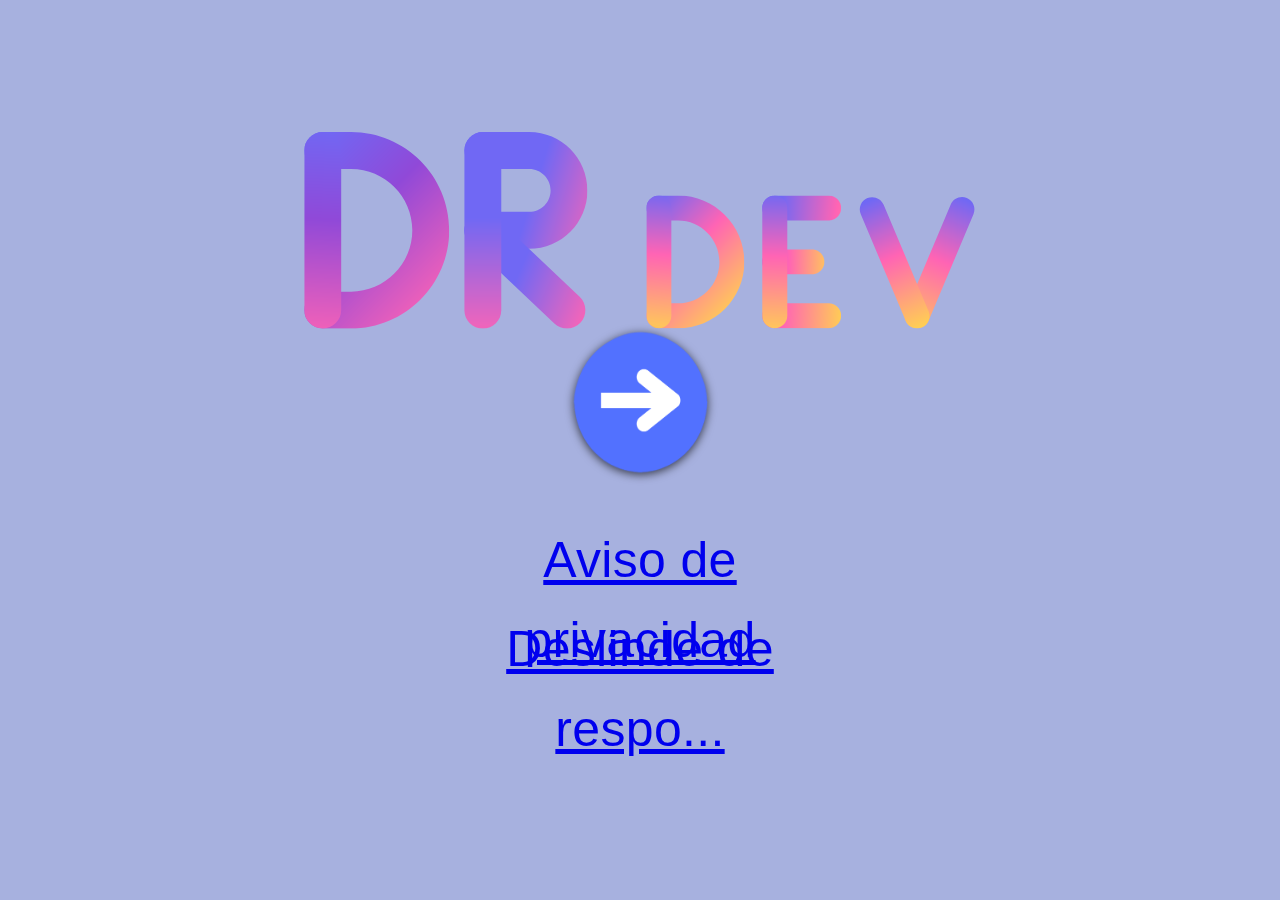
<file: src/index.html>
<!doctype html>
<html lang="en">
  <head>
    <!-- Required meta tags -->
    <meta charset="utf-8">
    <meta name="viewport" content="width=device-width, initial-scale=1">

    <!-- Bootstrap CSS -->
    <link href="https://cdn.jsdelivr.net/npm/bootstrap@5.0.2/dist/css/bootstrap.min.css" rel="stylesheet" integrity="sha384-EVSTQN3/azprG1Anm3QDgpJLIm9Nao0Yz1ztcQTwFspd3yD65VohhpuuCOmLASjC" crossorigin="anonymous">
    <link rel="stylesheet" href="style.css">

    <title>DRdev!</title>
    <link rel="shortcut icon" href="/Images/logo1.4.png" type="image/x-icon">
  </head>

  <body class="index">

    <div class="container">


      <div class="b-entrada">
        <a title="Ingresar" href="/src/home.html"><img src="/Images/Mi proyecto.png" alt="." width = "200" height = "150" /></a>
      </div>
      
      <br>
      <br>
      
      <div class="b-aviso">
        <a href="/src/avisoPage.html" class="btn btn-info" aria-current="page">Aviso de privacidad</a>
      </div>
<br>
      <br>
      <div class="b-deslinde">
        <a href="/src/desPage.html" class="btn btn-info" aria-current="page">Deslinde de respo...</a>
      </div>
    </div>

    <!-- Option 1: Bootstrap Bundle with Popper -->
    <script src="https://cdn.jsdelivr.net/npm/bootstrap@5.0.2/dist/js/bootstrap.bundle.min.js" integrity="sha384-MrcW6ZMFYlzcLA8Nl+NtUVF0sA7MsXsP1UyJoMp4YLEuNSfAP+JcXn/tWtIaxVXM" crossorigin="anonymous"></script>
  </body>
</html>
</file>
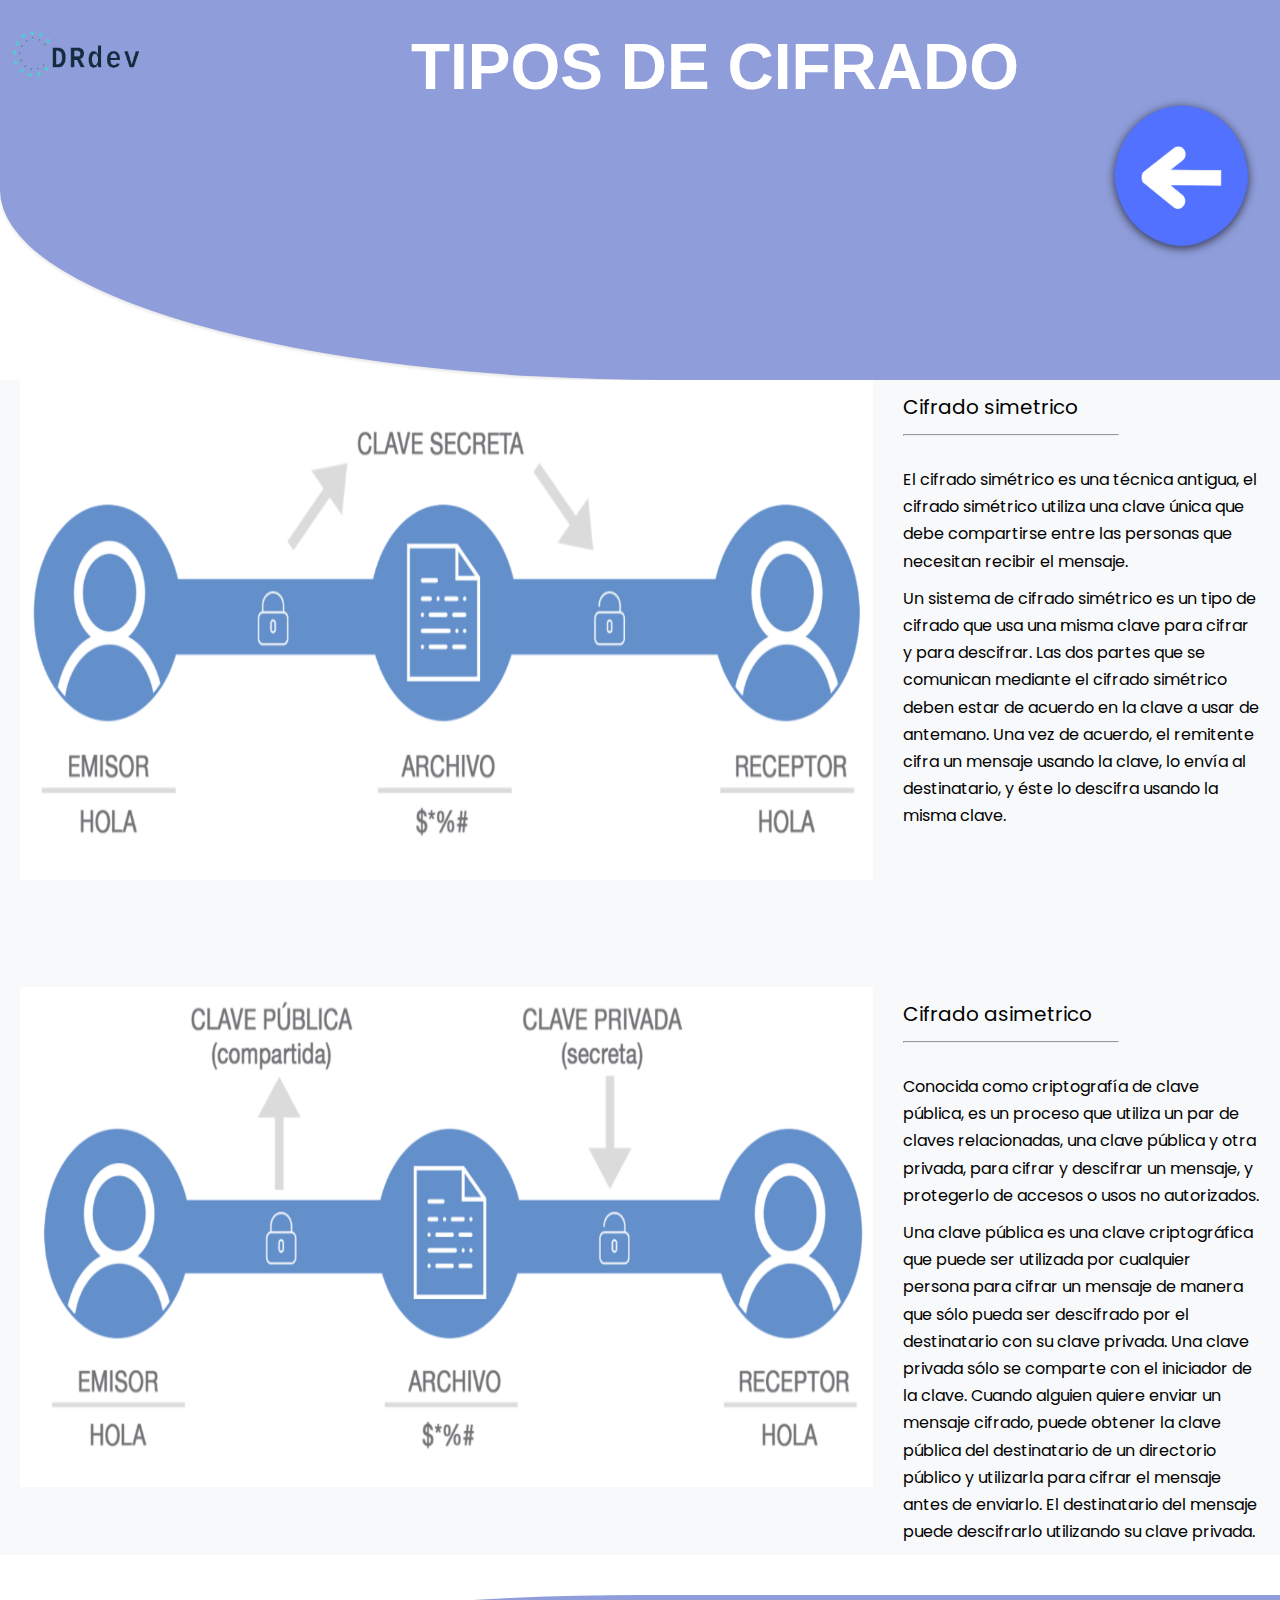
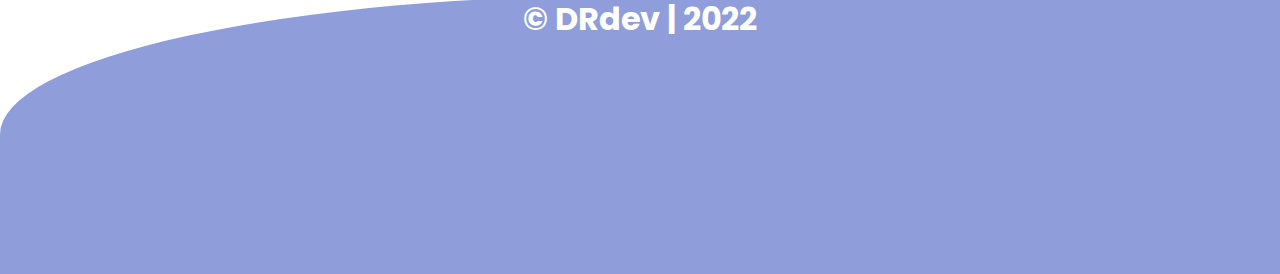
<file: src/Cifrado.html>
<!DOCTYPE html>
<html lang="en">
<head>
    <meta charset="UTF-8">
    <meta http-equiv="X-UA-Compatible" content="IE=edge">
    <meta name="viewport" content="width=device-width, initial-scale=1.0">
    <link rel="stylesheet" href="cifrado.css">
    <link rel='stylesheet' href='https://cdnjs.cloudflare.com/ajax/libs/font-awesome/4.7.0/css/font-awesome.min.css'>
    
    <title>Tipos de cifrado</title>
    <link rel="shortcut icon" href="/Images/logo1.4.png" type="image/x-icon">
</head>
<body>

    <header>
        <div class="logo">
            <img src="/Images/logo1.4.png" alt="">
        </div>
        
          <nav>
            <h2>Tipos de cifrado</h2>
                <a class="regresar" title="Regresar" href="/src/home.html"><img src="/Images/Cifrado/regresar.png" alt="." width = "200" height = "150" /></a>
              
              
              
          </nav>
          
        
  </header>

    <div id="info">
        <div class="container">
            
            <div class="info-row">
                <div class="info-row-image">
                    <img class="image" src="/Images/Cifrado/simetrico.png" alt="" >
                </div>
                <div class="info-row-text">
                    
                    <p class="large">Cifrado simetrico</p>
                    <hr />
                    <p>
                        El cifrado simétrico es una técnica antigua, el cifrado simétrico utiliza una clave única que debe compartirse 
                        entre las personas que necesitan recibir el mensaje.
                        
                    </p>
                    <p>
                        Un sistema de cifrado simétrico es un tipo de cifrado que usa una misma clave para cifrar y para descifrar. 
                        Las dos partes que se comunican mediante el cifrado simétrico deben estar de acuerdo en la clave a usar de antemano. 
                        Una vez de acuerdo, el remitente cifra un mensaje usando la clave, lo envía al destinatario, y éste lo descifra usando la misma clave.
                    </p>
                </div>
            </div>

<br><br>
<br><br>

            <div class="info-row">
                <div class="info-row-image">
                    <img class="image" src="/Images/Cifrado/asimetrica.png" alt="" >
                </div>
                <div class="info-row-text">
                    
                    <p class="large">Cifrado asimetrico</p>
                    <hr />
                    <p>
                        Conocida como criptografía de clave pública, es un proceso que utiliza un par de claves relacionadas, 
                        una clave pública y otra privada, para cifrar y descifrar un mensaje, y protegerlo de accesos o usos no autorizados.
                        
                    </p>
                    <p>
                        Una clave pública es una clave criptográfica que puede ser utilizada por cualquier persona para cifrar un mensaje 
                        de manera que sólo pueda ser descifrado por el destinatario con su clave privada. Una clave privada sólo se 
                        comparte con el iniciador de la clave. Cuando alguien quiere enviar un mensaje cifrado, 
                        puede obtener la clave pública del destinatario de un directorio público y utilizarla para cifrar el mensaje antes 
                        de enviarlo. El destinatario del mensaje puede descifrarlo utilizando su clave privada.
                    </p>
                </div>
            </div>

        </div>
    </div>


</body>
<footer class="footer">
    <h2 class="titulo-final">&copy; DRdev | 2022</h2>
        
      
</footer>
</html>
</file>
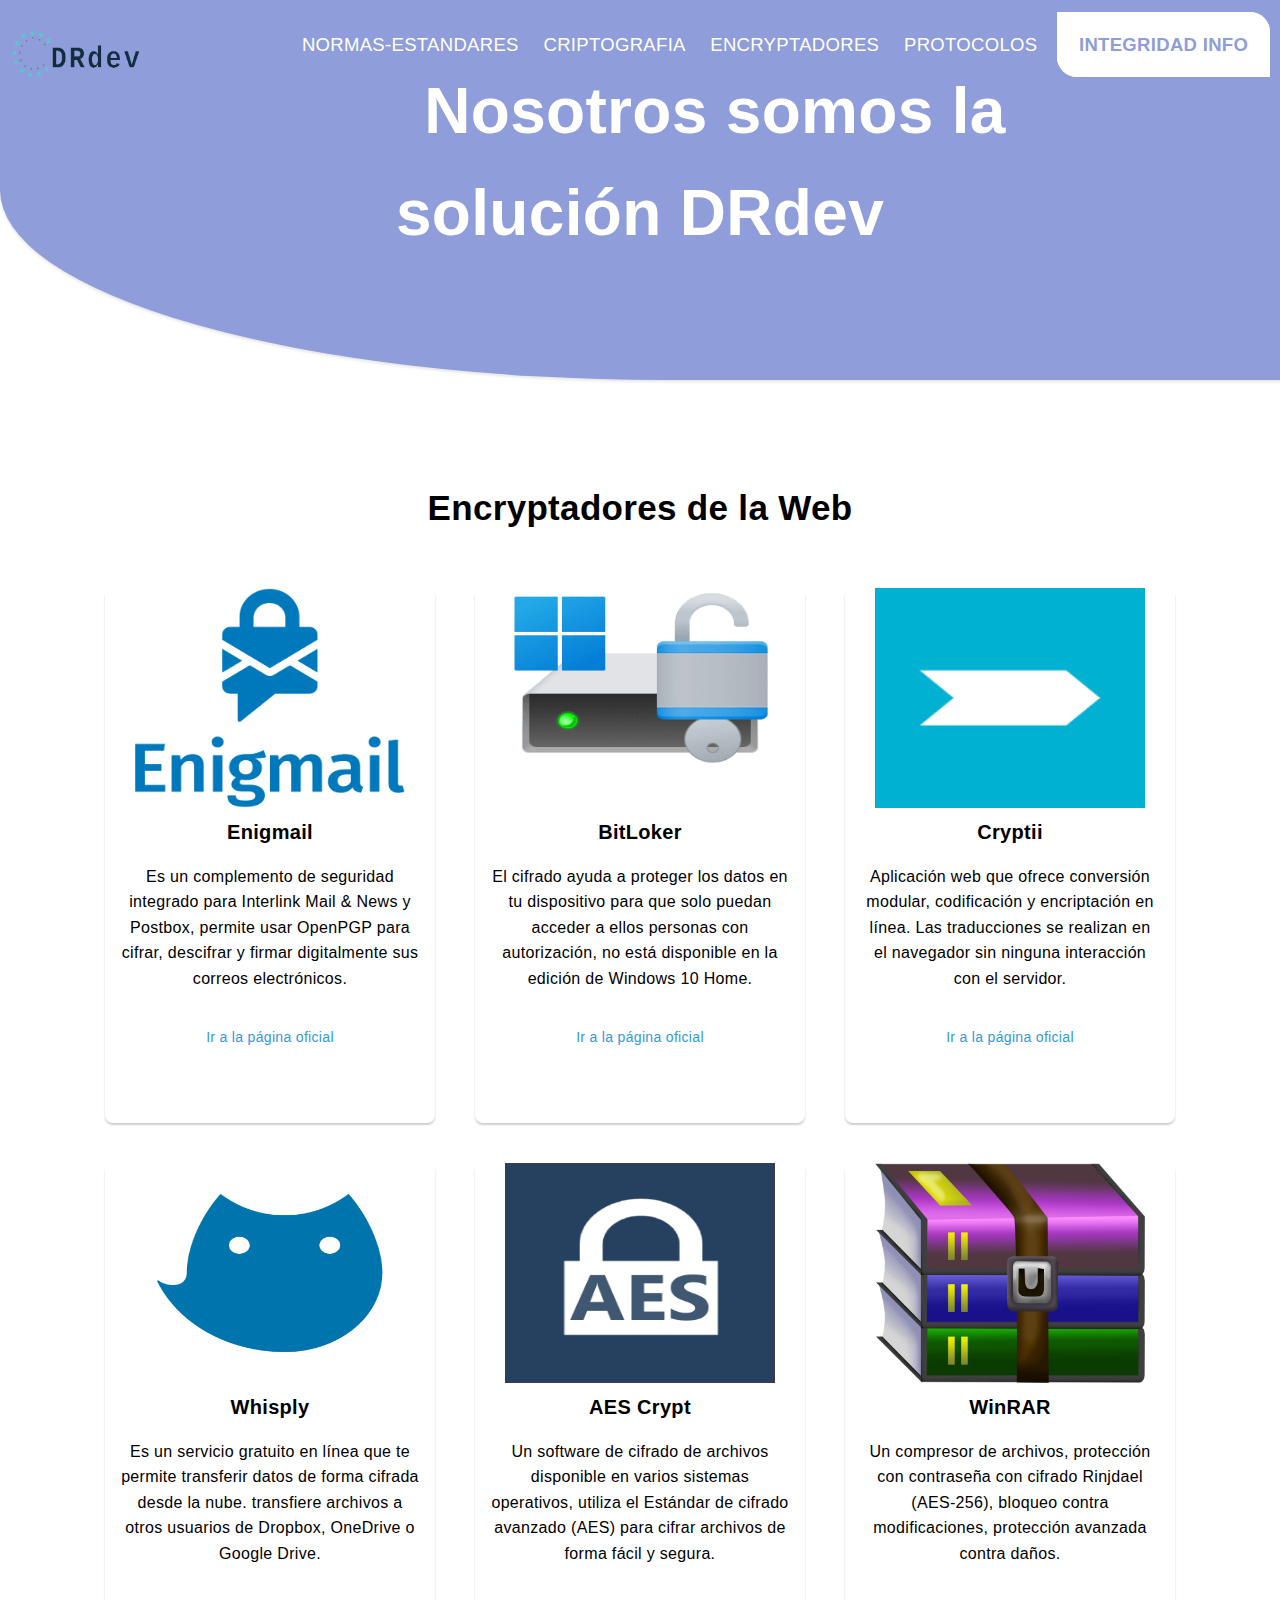
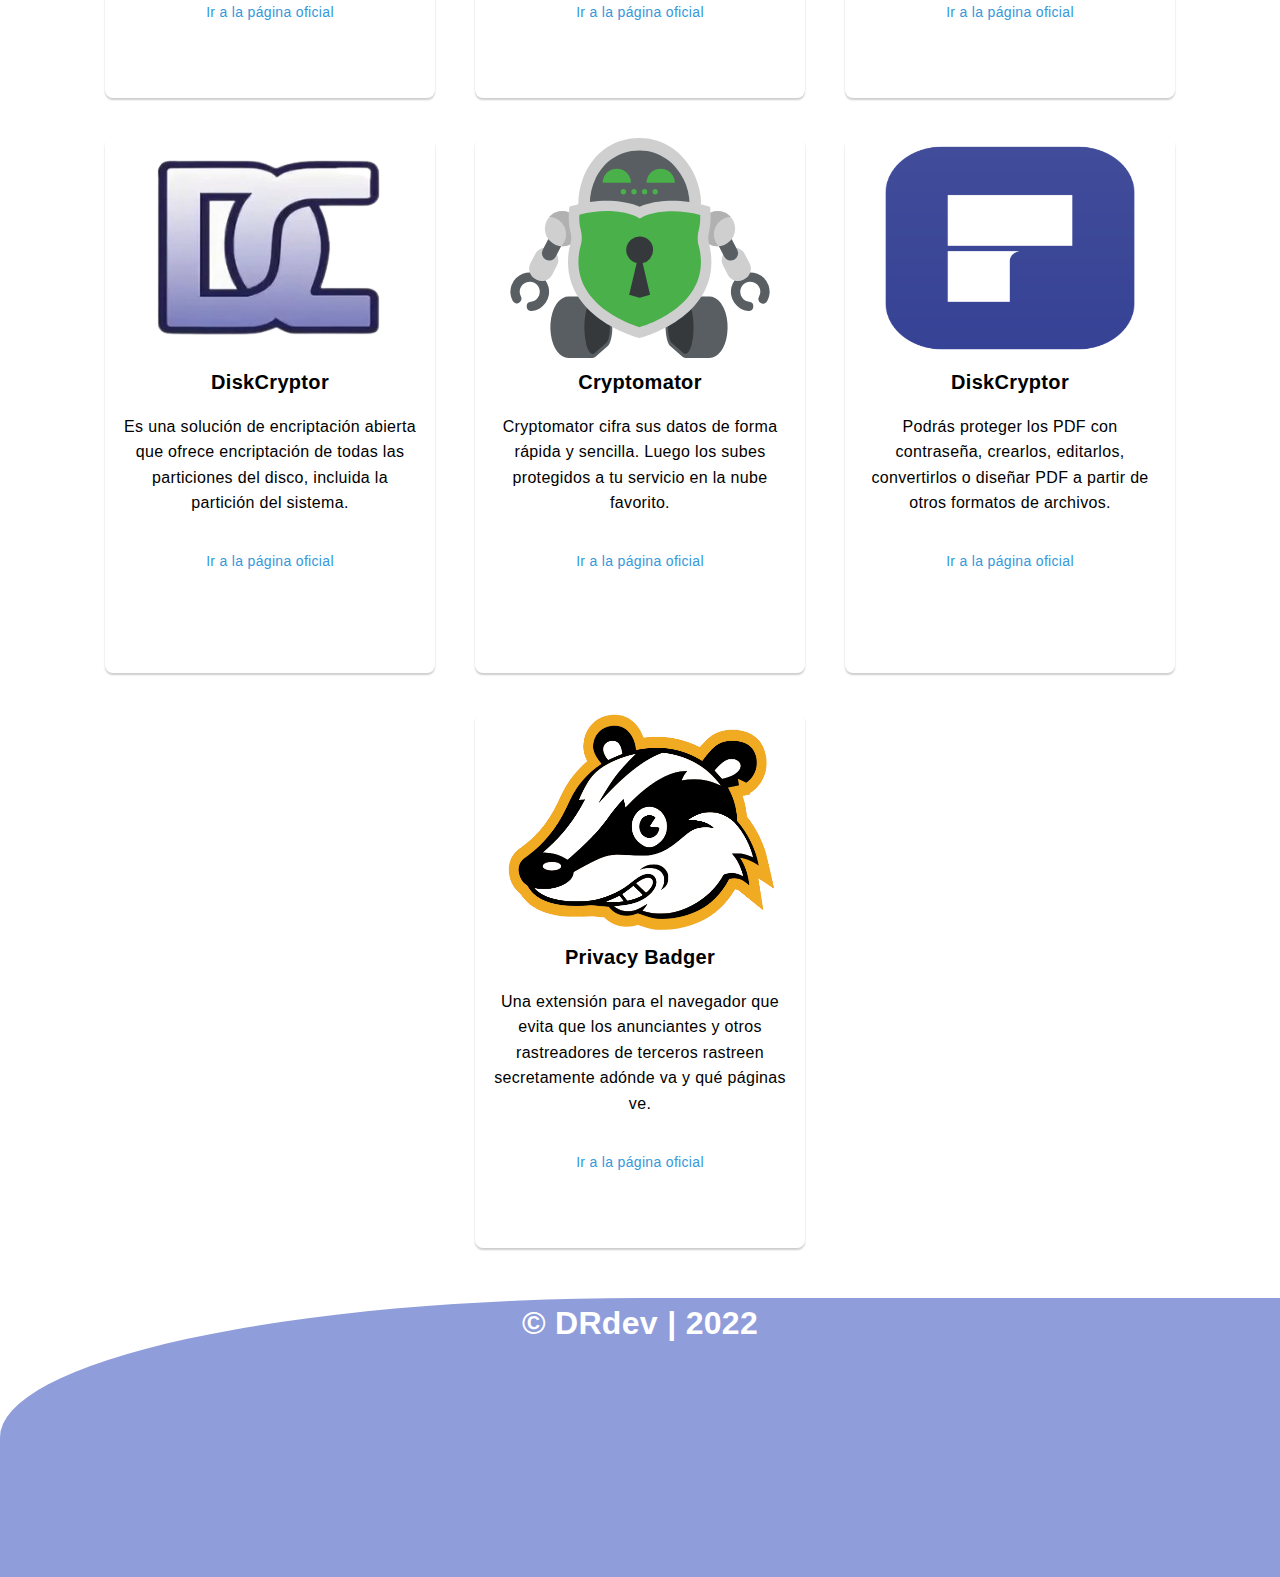
<file: src/home.html>
<!DOCTYPE html>
<html lang="en">

<head>
    <meta charset="UTF-8">
    <meta http-equiv="X-UA-Compatible" content="IE=edge">
    <meta name="viewport" content="width=device-width, initial-scale=1.0">
    <link rel="stylesheet" href="style.css">
    <link rel='stylesheet' href='https://cdnjs.cloudflare.com/ajax/libs/font-awesome/4.7.0/css/font-awesome.min.css'>
    <link href="https://fonts.googleapis.com/css2?family=DM+Serif+Display&family=Dosis:wght@500&family=Neuton:wght@300&family=Open+Sans:ital,wght@1,300;1,700&display=swap"
        rel="stylesheet">
    <title>Apps</title>
    <link rel="shortcut icon" href="/Images/logo1.4.png" type="image/x-icon">
</head>

<body>


    <header>
        <div class="logo">
            <img src="/Images/logo1.4.png" alt="">
        </div>
        <nav>

            <a href="normas.html">NORMAS-ESTANDARES</a>
            <a href="/src/Cifrado.html">CRIPTOGRAFIA </a>
            <a href="#Encriptadores">ENCRYPTADORES</a>
            <a href="/src/Protocolos.html">PROTOCOLOS</a>
            <a class="contacto" href="integridadInformacion.html">INTEGRIDAD INFO</a>
            <h1 class="message">Nosotros somos la<br>solución DRdev</h1>
        </nav>


    </header>

    <main>
        <div class="tema">


            <div>
                <h1 id="Encriptadores" class="title">Encryptadores de la Web</h1>
            </div>

            <div class="container">

                <div class="card">
                    <img src="/Images/Enigmail.png">
                    <h4>Enigmail</h4>
                    <p>Es un complemento de seguridad integrado para Interlink Mail & News y Postbox, permite usar
                        OpenPGP
                        para cifrar, descifrar y firmar digitalmente sus correos electrónicos.</p>
                    <a href="https://enigmail.net/index.php/en/">Ir a la página oficial</a>
                </div>


                <div class="card">
                    <img src="/Images/BitLocker_OS.png">
                    <h4>BitLoker</h4>
                    <p>El cifrado ayuda a proteger los datos en tu dispositivo para que solo puedan acceder a ellos
                        personas
                        con autorización, no está disponible en la edición de Windows 10 Home.</p>
                    <a
                        href="https://support.microsoft.com/es-es/windows/activar-el-cifrado-de-dispositivo-0c453637-bc88-5f74-5105-741561aae838">Ir
                        a la página oficial</a>
                </div>

                <div class="card">
                    <img src="/Images/cryptii.png">
                    <h4>Cryptii</h4>
                    <p>Aplicación web que ofrece conversión modular, codificación y encriptación en línea. Las
                        traducciones
                        se realizan en el navegador sin ninguna interacción con el servidor.</p>
                    <a href="https://cryptii.com/">Ir a la página oficial</a>
                </div>

                <div class="card">
                    <img src="/Images/wisply.png">
                    <h4>Whisply</h4>
                    <p>Es un servicio gratuito en línea que te permite transferir datos de forma cifrada desde la nube.
                        transfiere archivos a otros usuarios de Dropbox, OneDrive o Google Drive.</p>
                    <a href="https://whisp.ly/en?">Ir a la página oficial</a>
                </div>

                <div class="card">
                    <img src="/Images/Crypt.png">
                    <h4>AES Crypt</h4>
                    <p>Un software de cifrado de archivos disponible en varios sistemas operativos, utiliza el Estándar
                        de
                        cifrado avanzado (AES) para cifrar archivos de forma fácil y segura.</p>
                    <a href="https://www.aescrypt.com/">Ir a la página oficial</a>
                </div>

                <div class="card">
                    <img src="/Images/winrar.png">
                    <h4>WinRAR</h4>
                    <p>Un compresor de archivos, protección con contraseña con cifrado Rinjdael (AES-256), bloqueo
                        contra
                        modificaciones, protección avanzada contra daños.</p>
                    <a href="https://www.winrar.es/">Ir a la página oficial</a>
                </div>

                <div class="card">
                    <img src="/Images/diskcryptor.png">
                    <h4>DiskCryptor</h4>
                    <p>Es una solución de encriptación abierta que ofrece encriptación de todas las particiones del
                        disco,
                        incluida la partición del sistema.</p>
                    <a href="https://diskcryptor.org/">Ir a la página oficial</a>
                </div>

                <div class="card">
                    <img src="/Images/cryptomator.svg">
                    <h4>Cryptomator</h4>
                    <p>Cryptomator cifra sus datos de forma rápida y sencilla. Luego los subes protegidos a tu servicio
                        en
                        la nube favorito.</p>
                    <a href="https://cryptomator.org/">Ir a la página oficial</a>
                </div>


                <div class="card">
                    <img src="/Images/pdfelement.png">
                    <h4>DiskCryptor</h4>
                    <p>Podrás proteger los PDF con contraseña, crearlos, editarlos, convertirlos o diseñar PDF a partir
                        de otros formatos de archivos. </p>
                    <a href="https://diskcryptor.org/">Ir a la página oficial</a>
                </div>

                <div class="card">
                    <img src="/Images/privacybadger.svg.png">
                    <h4>Privacy Badger</h4>
                    <p>Una extensión para el navegador que evita que los anunciantes y otros rastreadores de terceros
                        rastreen secretamente adónde va y qué páginas ve.</p>
                    <a href="https://cryptomator.org/">Ir a la página oficial</a>
                </div>

            </div>

        </div>
    </main>



    <footer class="footer">
        <h2 class="titulo-final">&copy; DRdev | 2022</h2>

     
    </footer>


</body>

</html>
</file>
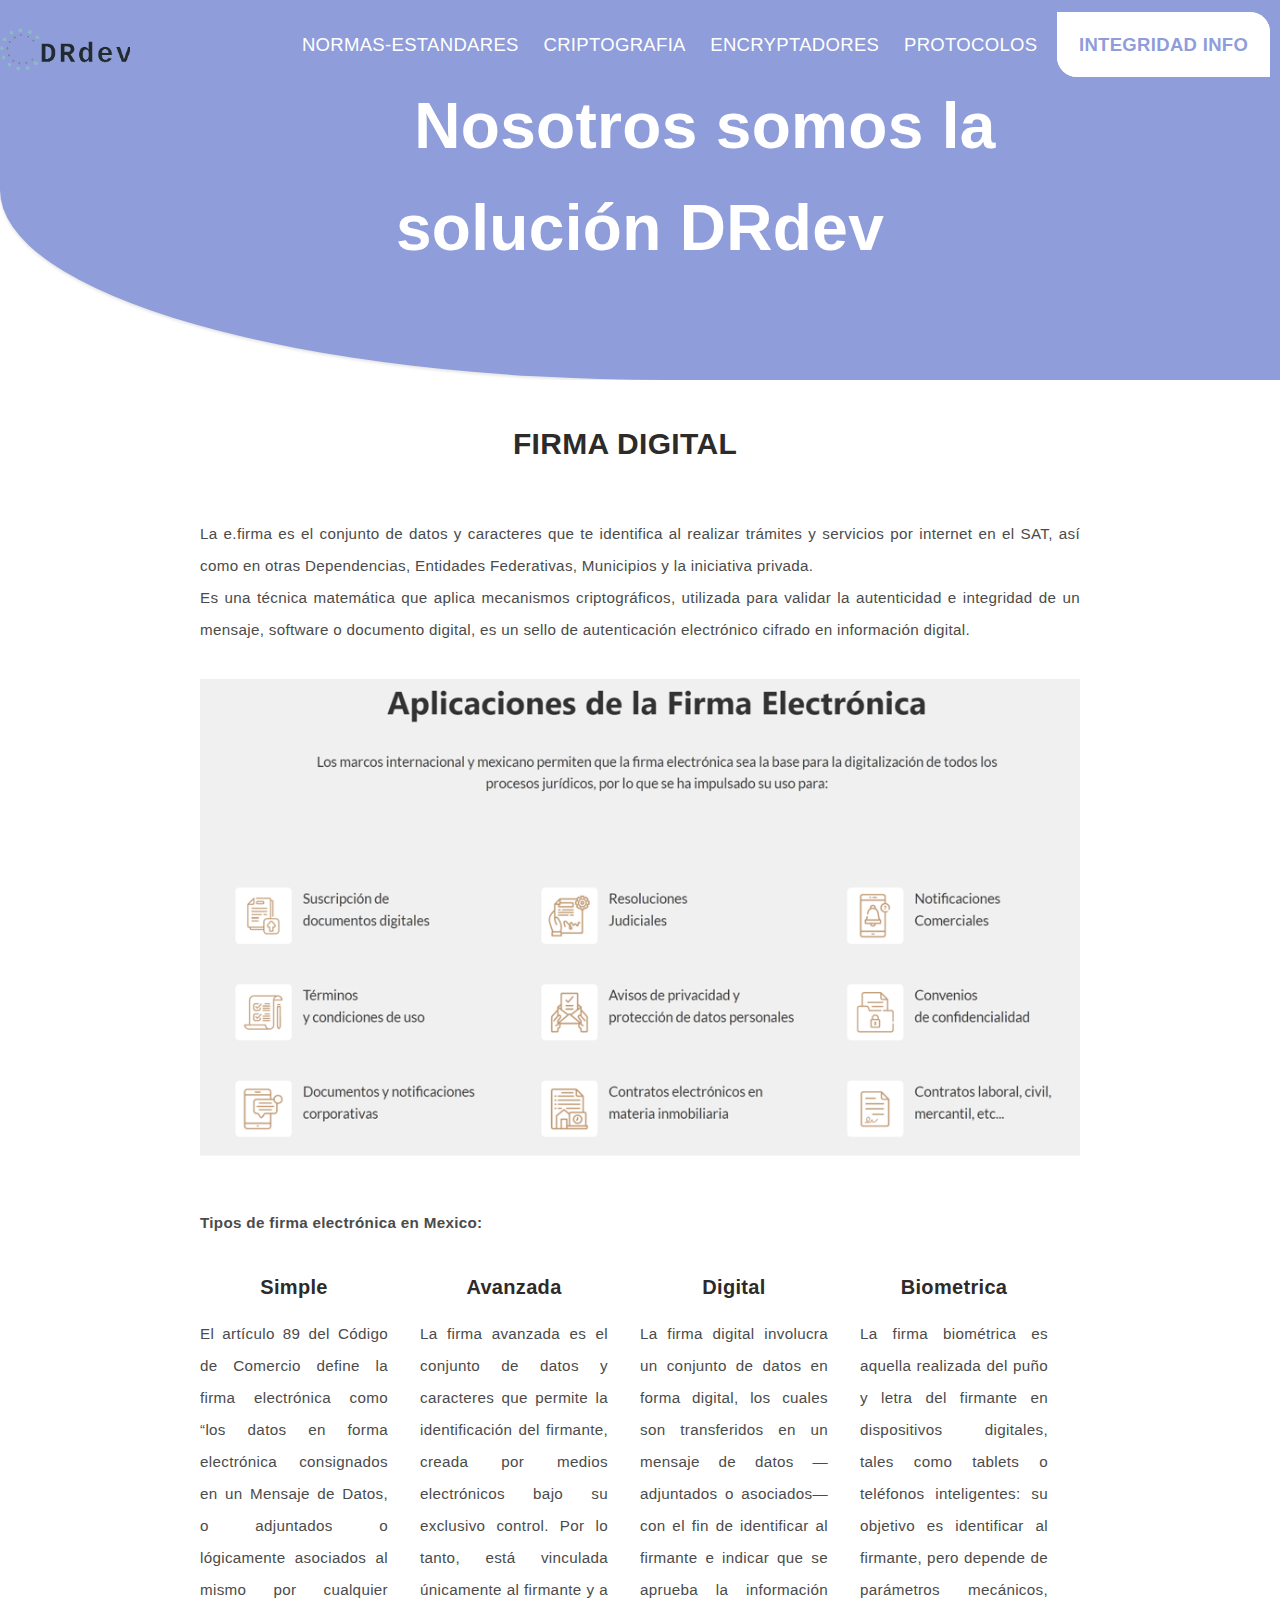
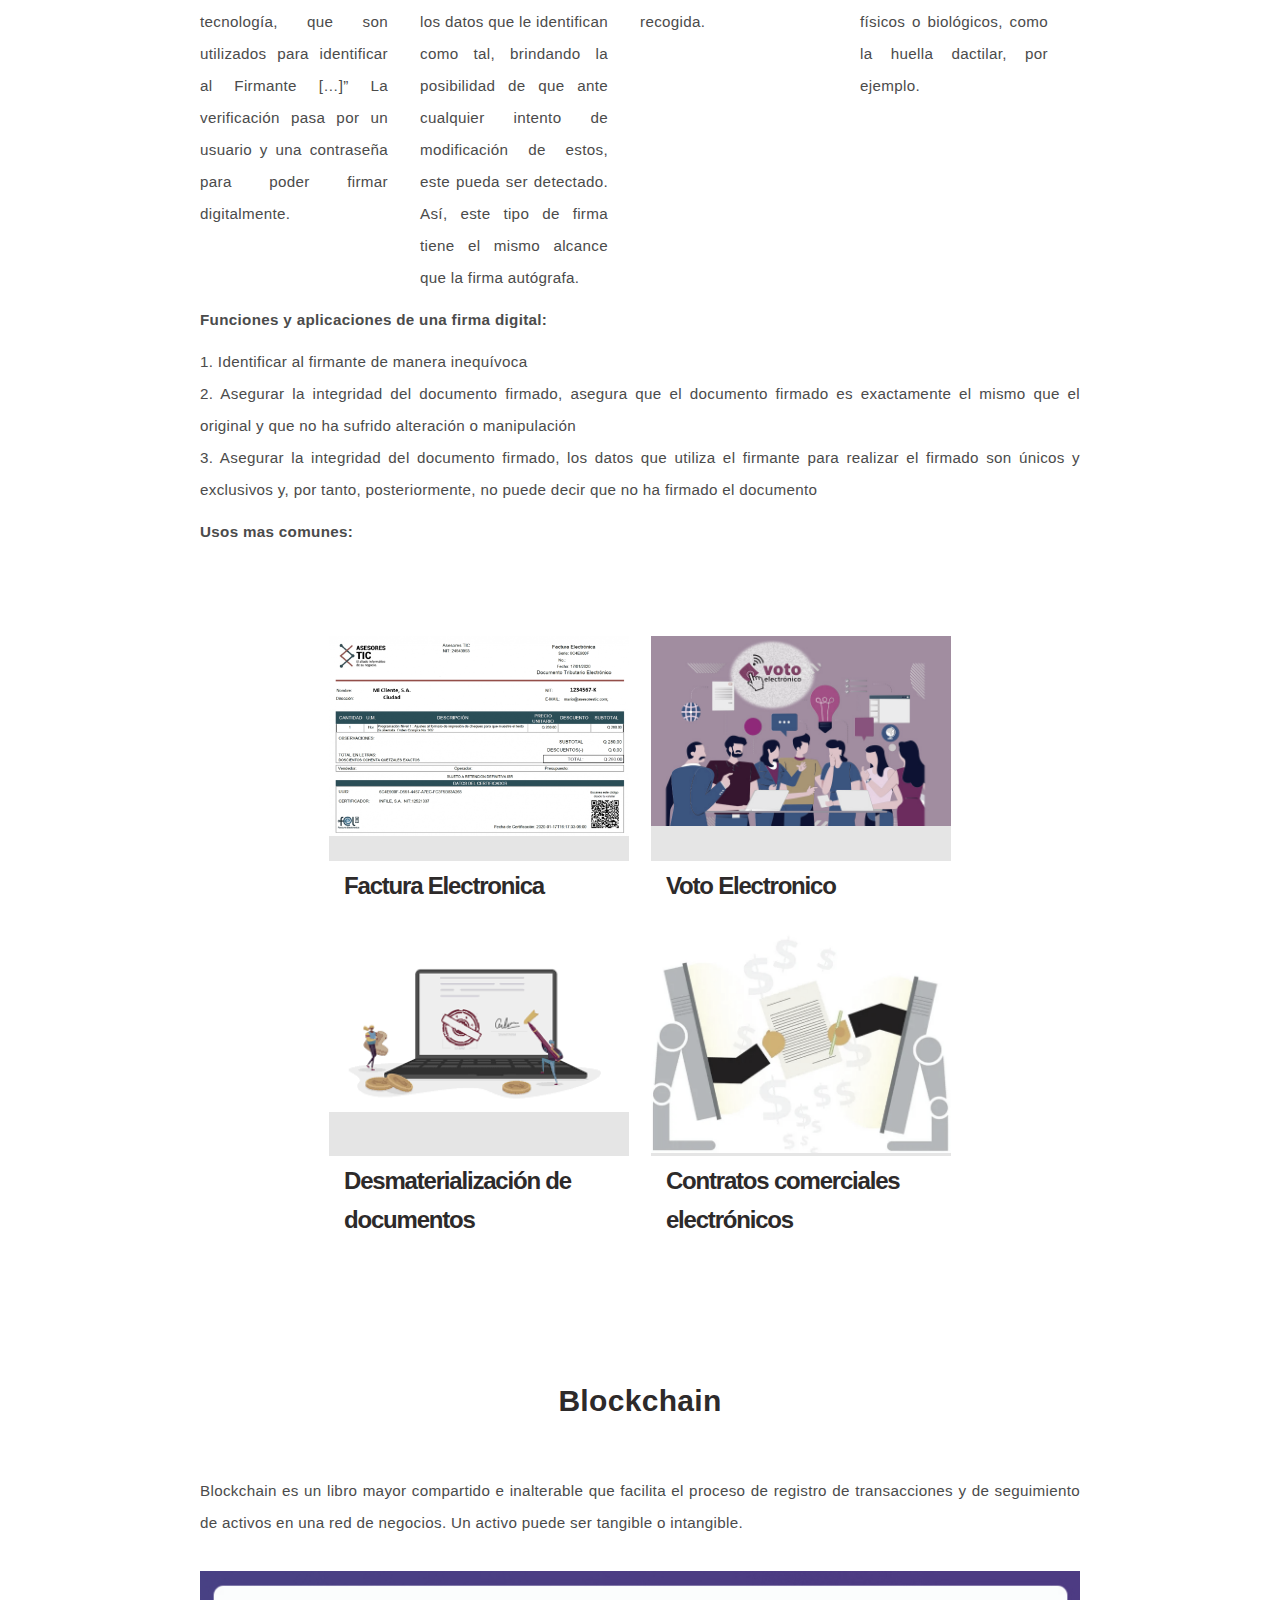
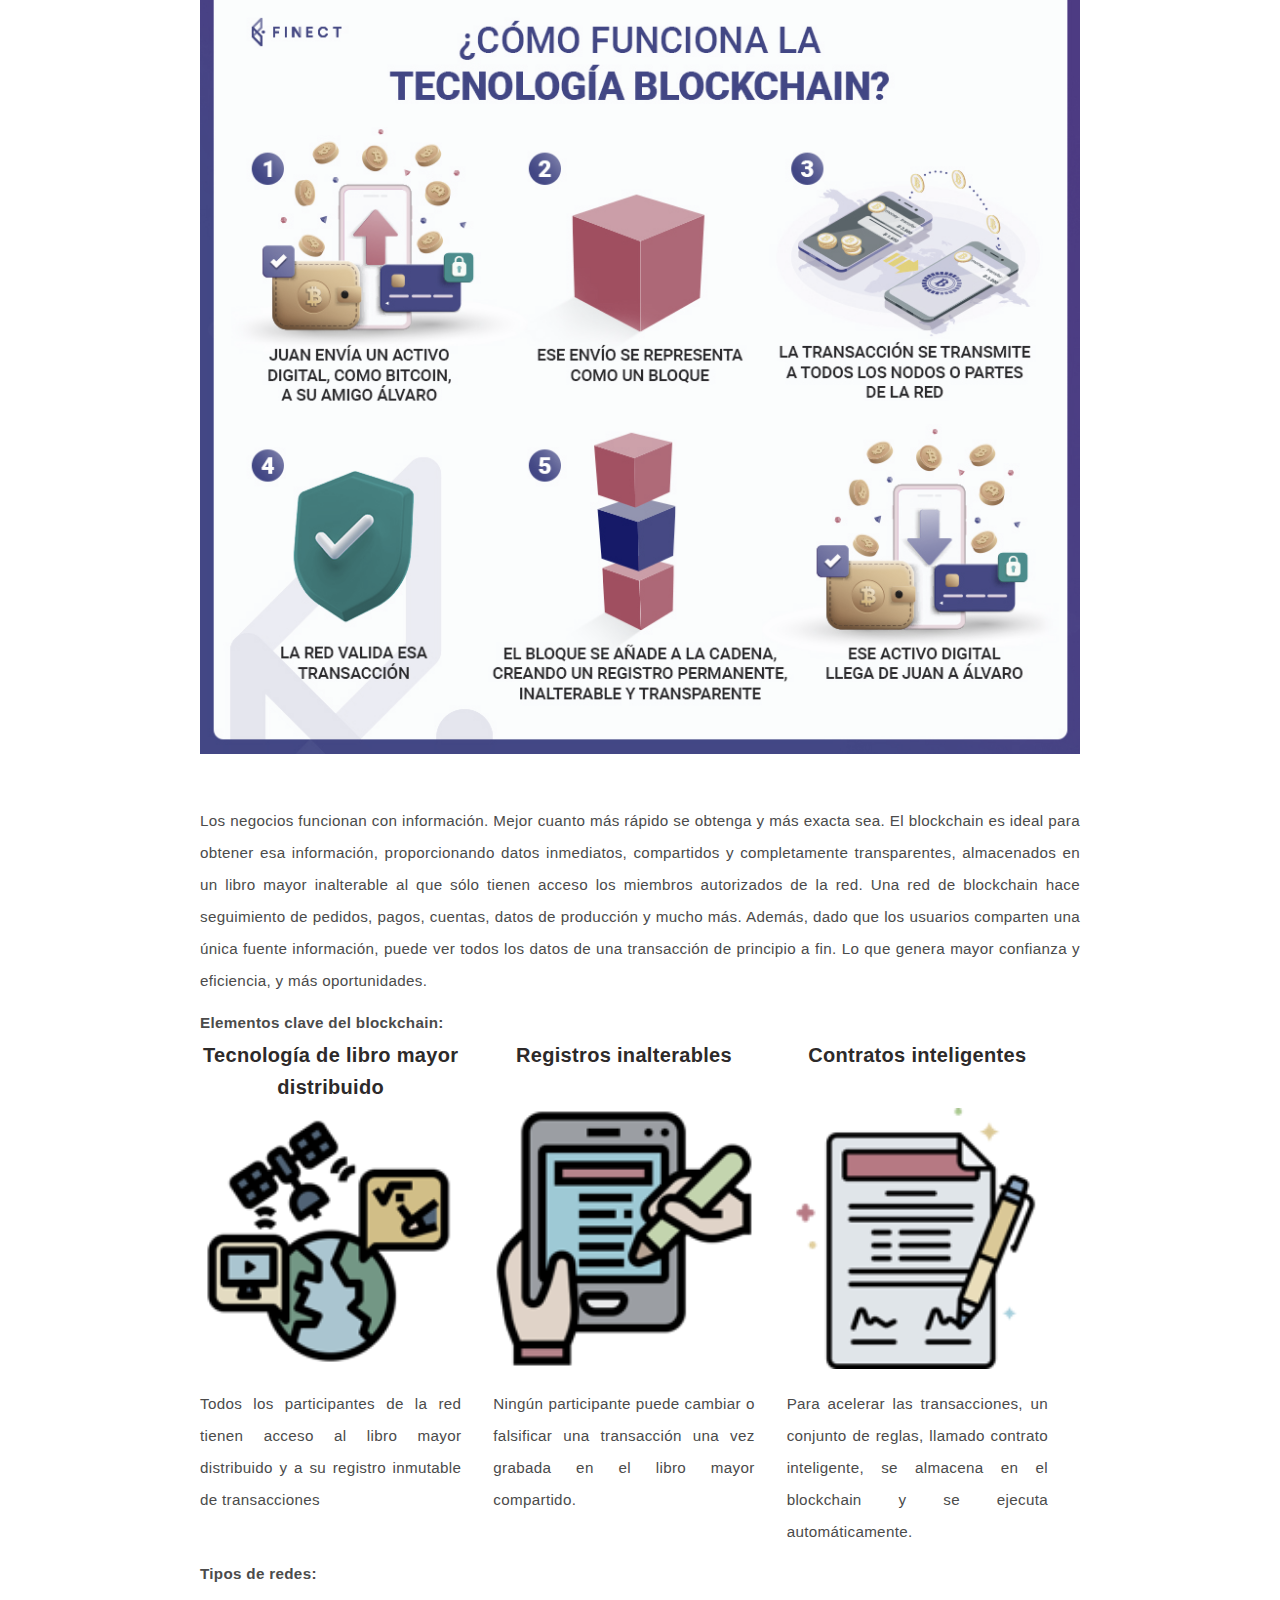
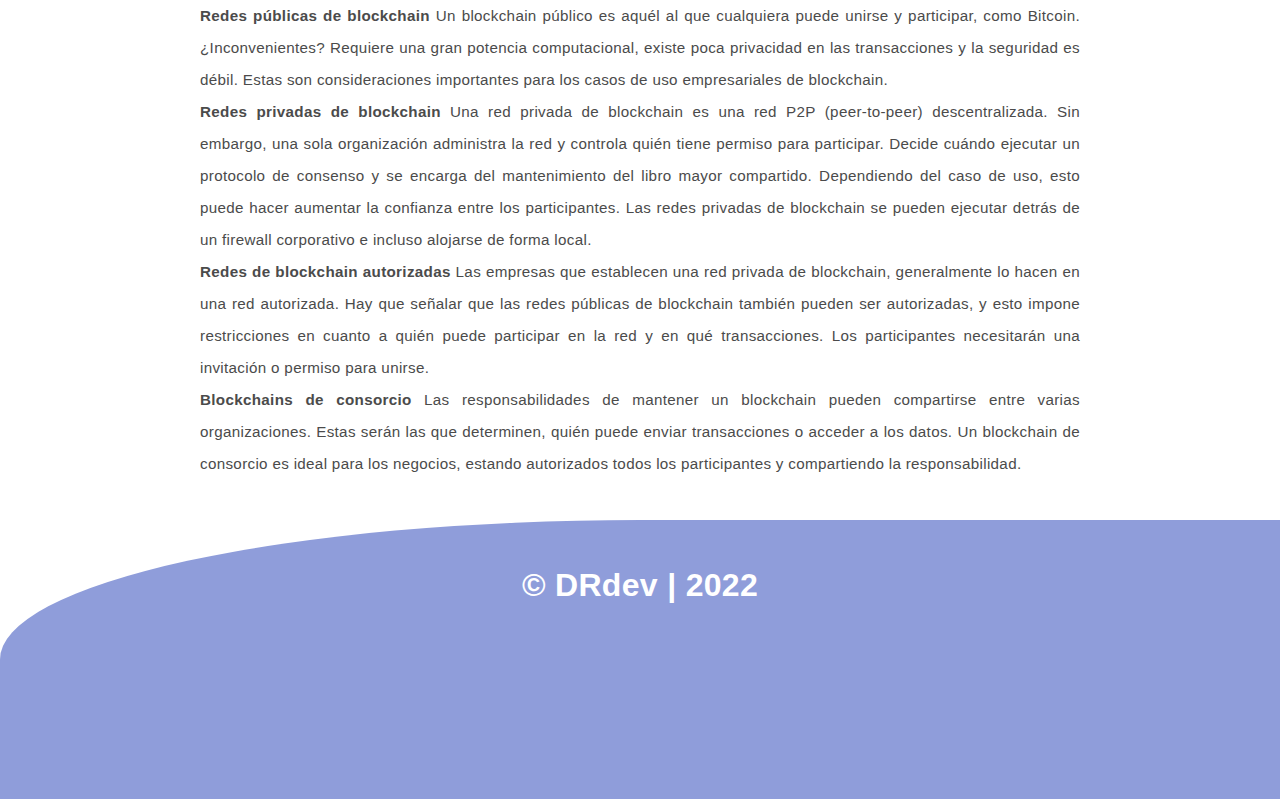
<file: src/integridadInformacion.html>
<!doctype html>
<html lang="en">
  <head>
    <!-- Required meta tags -->
    <meta charset="utf-8">
    <meta name="viewport" content="width=device-width, initial-scale=1">

    <!-- Bootstrap CSS -->
    <link href="https://cdn.jsdelivr.net/npm/bootstrap@5.0.2/dist/css/bootstrap.min.css" rel="stylesheet" integrity="sha384-EVSTQN3/azprG1Anm3QDgpJLIm9Nao0Yz1ztcQTwFspd3yD65VohhpuuCOmLASjC" crossorigin="anonymous">
    <link rel="stylesheet" href="style2.css">
    <link rel="stylesheet" href="style3.css">
    
    <style>

.footer{
    width: 100%;
    height: 31vh;
    background-size: cover;
    position: relative;
    background-position: center;
    background-color: #8f9dda;
    margin-top: 40px;
    border-top-left-radius: 50% 50%;
    
  }

  .titulo-final{
    text-align: center;
    color: white;
    font-size: 2rem;
  font-weight: bold;
  
}

    </style>


    <title>Integridad de la info</title>
    <link rel="shortcut icon" href="/Images/logo1.4.png" type="image/x-icon">
  </head>

  <body class="">


    <header>
      <div class="logo">
          <img src="/Images/logo1.4.png" alt="">
      </div>
      <nav>

          <a href="normas.html">NORMAS-ESTANDARES</a>
          <a href="/src/Cifrado.html">CRIPTOGRAFIA </a>
          <a href="#Encriptadores">ENCRYPTADORES</a>
          <a href="/src/Protocolos.html">PROTOCOLOS</a>
          <a class="contacto" href="integridadInformacion.html">INTEGRIDAD INFO</a>
          <h1 class="message">Nosotros somos la<br>solución DRdev</h1>
      </nav>


  </header>

    <main>
      <!--<section id="hero" class="background">  
        <div class=parallax>
        <div class="hero-img">
          <div class="hero-text">
            <h1 class="impacts">Aplicaciones de Firmas Digitales</h1>
          </div>
        </div>
        </div>
      </section>
      End Hero Section-->


      <section id="page-content">


      <div class="information">
          <h2 class="impacts">FIRMA DIGITAL</h2>

          <p>La e.firma es el conjunto de datos y caracteres que te identifica al realizar trámites y servicios por internet en el SAT, así como en otras Dependencias, Entidades Federativas, Municipios y la iniciativa privada. <br> Es una técnica matemática que aplica mecanismos criptográficos, utilizada para validar la autenticidad e integridad de un mensaje, software o documento digital,  es un sello de autenticación electrónico cifrado en información digital.
          </p>

          <br>
          
        <div>
          <img src="../Images/firma.png" alt="">
        </div>

          <br>

          <p><b>Tipos de firma electrónica en Mexico:</b></p>

          
          <br>

      <div class="rows">
        <div class="columns">
          <h3>Simple</h3>
              <p>El artículo 89 del Código de Comercio define la firma electrónica como “los datos en forma electrónica consignados en un Mensaje de Datos, o adjuntados o lógicamente asociados al mismo por cualquier tecnología, que son utilizados para identificar al Firmante […]”
                La verificación pasa por un usuario y una contraseña para poder firmar digitalmente.</p>
        </div>
        <div class="columns">
        <h3>Avanzada</h3>
        <p>La firma avanzada es el conjunto de datos y caracteres que permite la identificación del firmante, creada por medios electrónicos bajo su exclusivo control. Por lo tanto, está vinculada únicamente al firmante y a los datos que le identifican como tal, brindando la posibilidad de que ante cualquier intento de modificación de estos, este pueda ser detectado. Así, este tipo de firma tiene el mismo alcance que la firma autógrafa.</p>
        </div>
        <div class="columns">
        <h3>Digital</h3>
        <p>
          La firma digital involucra un conjunto de datos en forma digital, los cuales son transferidos en un mensaje de datos —adjuntados o asociados— con el fin de identificar al firmante e indicar que se aprueba la información recogida.
        </p>
        </div>
        <div class="columns">
          <h3>Biometrica</h3>
          <p>La firma biométrica es aquella realizada del puño y letra del firmante en dispositivos digitales, tales como tablets o teléfonos inteligentes: su objetivo es identificar al firmante, pero depende de parámetros mecánicos, físicos o biológicos, como la huella dactilar, por ejemplo.
          </p>
          </div>
      </div>

      <p><b>Funciones y aplicaciones de una firma digital:</b></p>

      <p>
        1.   Identificar al firmante de manera inequívoca
        <br>

        2.  Asegurar la integridad del documento firmado, asegura que el documento firmado es exactamente el mismo que el original y que no ha sufrido alteración o manipulación
        <br>
        3.  Asegurar la integridad del documento firmado, los datos que utiliza el firmante para realizar el firmado son únicos y exclusivos y, por tanto, posteriormente, no puede decir que no ha firmado el documento

      </p>


      <p><b>Usos mas comunes:</b></p>

      <div class="cards">

        <div class="card">
          <div class="card__image-holder">
            <img class="card__image" src="../Images/factura.png" alt="" />
          </div>
          <div class="card-title">
            
            <h2>
                Factura Electronica
                
            </h2>
          </div>
        </div>
      
        <div class="card">
          <div class="card__image-holder">
            <img class="card__image" src="../Images/voto.jpg" alt="beach" />
          </div>
          <div class="card-title">
            <h2>
                Voto Electronico
                
            </h2>
          </div>
        </div>
 
        <div class="card">
          <div class="card__image-holder">
            <img class="card__image" src="../Images/desm.png" alt="" />
          </div>
          <div class="card-title">
            
            <h2>
              Desmaterialización de documentos
            </h2>
          </div>
        </div>
        
        <div class="card">
          <div class="card__image-holder">
            <img class="card__image" src="../Images/contrato.png" alt="" />
          </div>
          <div class="card-title">
            
            <h2>
              Contratos comerciales electrónicos
                
            </h2>
          </div>
        </div>
      
      </div>
      
      
      
      


      
      
          <h2>Blockchain</h2>
          <p>Blockchain es un libro mayor compartido e inalterable que facilita el proceso de registro de transacciones y de seguimiento de activos en una red de negocios. Un activo puede ser tangible o intangible.</p>
          <br>

        <div>
          <img src="../Images/fun2.png" alt="">
        </div>

        <br>

        <p>Los negocios funcionan con información. Mejor cuanto más rápido se obtenga y más exacta sea. El blockchain es ideal para obtener esa información, proporcionando datos inmediatos, compartidos y completamente transparentes, almacenados en un libro mayor inalterable al que sólo tienen acceso los miembros autorizados de la red. Una red de blockchain hace seguimiento de pedidos, pagos, cuentas, datos de producción y mucho más. Además, dado que los usuarios comparten una única fuente información, puede ver todos los datos de una transacción de principio a fin. Lo que genera mayor confianza y eficiencia, y más oportunidades. </p>

        <p><b>Elementos clave del blockchain:</b></p>

        
      <div class="rows">
        <div class="columns">
          <h3>Tecnología de libro mayor distribuido
          </h3>
          
          <img src="../Images/libromayor.png" alt="">
              <p>Todos los participantes de la red tienen acceso al libro mayor distribuido y a su registro inmutable de transacciones
              </p>
        </div>
        <div class="columns">
        <h3>Registros inalterables
        </h3>
        <br>
        <img src="../Images/registros.png" alt="">
        <p>Ningún participante puede cambiar o falsificar una transacción una vez grabada en el libro mayor compartido. 
        </p>
        </div>
        <div class="columns">
        <h3>Contratos inteligentes
        </h3>
        <br>
        <img src="../Images/contratos.png" alt="">
        <p>
          Para acelerar las transacciones, un conjunto de reglas, llamado contrato inteligente, se almacena en el blockchain y se ejecuta automáticamente.

        </p>
        </div>
        
      </div>


      <p><b>Tipos de redes:</b></p>

      <p>
        <b>Redes públicas de blockchain</b>
        Un blockchain público es aquél al que cualquiera puede unirse y participar, como Bitcoin. ¿Inconvenientes? Requiere una gran potencia computacional, existe poca privacidad en las transacciones y la seguridad es débil. Estas son consideraciones importantes para los  casos de uso  empresariales de blockchain.
        <br>
        <b>Redes privadas de blockchain</b>
        Una red privada de blockchain es una red P2P (peer-to-peer) descentralizada. Sin embargo, una sola organización administra la red y controla quién tiene permiso para participar. Decide cuándo ejecutar un protocolo de consenso y se encarga del mantenimiento del libro mayor compartido. Dependiendo del caso de uso, esto puede hacer aumentar la confianza entre los participantes. Las redes privadas de blockchain se pueden ejecutar detrás de un firewall corporativo e incluso alojarse de forma local.
        <br>
        <b>Redes de blockchain autorizadas</b>
        Las empresas que establecen una red privada de blockchain, generalmente lo hacen en una red autorizada. Hay que señalar que las redes públicas de blockchain también pueden ser autorizadas, y esto impone restricciones en cuanto a quién puede participar en la red y en qué transacciones. Los participantes necesitarán una invitación o permiso para unirse.
        <br>
        <b>Blockchains de consorcio</b>
        Las responsabilidades de mantener un blockchain pueden compartirse entre varias organizaciones. Estas serán las que determinen, quién puede enviar transacciones o acceder a los datos. Un blockchain de consorcio es ideal para los negocios, estando autorizados todos los participantes  y compartiendo la responsabilidad.
      </p>

      </div>
      </section>
      <!--End Page Content Section-->
      </main>
      <footer class="footer">
        <h2 class="titulo-final">&copy; DRdev | 2022</h2>
            
      </footer>
      


    <!-- Option 1: Bootstrap Bundle with Popper -->
    <script src="https://cdn.jsdelivr.net/npm/bootstrap@5.0.2/dist/js/bootstrap.bundle.min.js" integrity="sha384-MrcW6ZMFYlzcLA8Nl+NtUVF0sA7MsXsP1UyJoMp4YLEuNSfAP+JcXn/tWtIaxVXM" crossorigin="anonymous"></script>
  </body>
</html>
</file>
<file: src/style.css>
/*Eliminamos los margenes y paddings que agrega el navegador por defecto*/
* {
  padding: 0;
  margin: 0;
}


@import url("https://fonts.googleapis.com/css2?family=Montserrat:wght@100;200;300;400;500;600;700;800;900&display=swap");
@import url('https://fonts.googleapis.com/css2?family=Poppins:wght@100;200;300;400;500;600;700;800;900&display=swap');


.index{
  width: 100%;
  height: 80vh;/*VIRTUAL HEIGHT, TAMAÑO DE LA PANTALLA*/
  background-image: url('/Images/Diseño\ sin\ título.png');
  background-repeat: no-repeat;
  background-attachment: fixed;
  background-position: center;
  background-size: cover;
  position: relative;
}




.titulo{
      color: rgb(33, 100, 201);
      font-family: 'cambridge', 'Helvetica';
      font-size: 50px;
      text-align: center;
      padding: 20px;
      width: 300px;
      position: absolute;
      top: 35%;
      left: 50%;
      transform: translate(-50%, -20%);
  }

.b-entrada{
  font-size: 50px;
      text-align: center;
      padding: 2px;
      width: 300px;
      position: absolute;
      top: 50%;
      left: 50%;
      transform: translate(-50%, -20%);
      filter: drop-shadow(0 2px 5px rgba(0, 0, 0, 0.7))
  }

.b-aviso{

  font-size: 50px;
      text-align: center;
      padding: 20px;
      margin-bottom: 5px;
      width: 300px;
      position: absolute;
      top: 75%;
      left: 50%;
      transform: translate(-50%, -20%);
      
}

.b-deslinde{

  font-size: 50px;
      text-align: center;
      
      width: 300px;
      position: absolute;
      top: 89%;
      left: 50%;
      transform: translate(-50%, -20%);
}



/* Created by Roger //  color palette:   #8FDAD6 , #c9e0fd   ,  #ccc9fd  ,  #f5cde0 , #9e9797 */

 /* restart*/
html, body{
    margin: 0;
    padding: 0;
    
    
}

body{
    
    width: 100%;
    height: 100%;
    font-family: "Montserrat", sans-serif;
    letter-spacing: 0.02em;
    line-height: 1.6;
    
    
}
/* styles of navbar*/
nav{
    text-align: right;
    padding: 30px 50px 0 0;
    box-shadow: 0 2px 3px 0 rgb(0, 0, 0, .1);
    width: 100%;
    height: 350px;
    font-family: "Montserrat", sans-serif;
    background-color: #8f9dda;
     border-bottom-left-radius: 50% 50%;
    
   

}


/* Media queries,you can see the navbar diferent if I have direfents resolutions*/
@media screen and (max-width: 720px) {
  nav{
    
    width: 100%;
    height: 650px;
    
}
   
    
}




nav> a{
    color: white;
    font-weight: 400;
    text-decoration: none;
    margin-right: 10px;
    padding: 5px;
    font-size:18.5px;
    background: #8f9dda;
    
    
    
}
/* styles of bottom contacto*/
.contacto{
  border: 1px solid #fff;
  border-top-right-radius: 20px;
    border-bottom-left-radius: 20px;
    font-weight: bold;
    background-color: #fff;
    color: #8f9dda;
    padding: 1.3rem;
   
    
}
/* media query for the view "bottom contactos in the resolution specified*/
@media screen and (max-width: 1113px) {
  .contacto{
      color: black;
      padding: .4rem;
     
  }  
  }


/* styles of message in the navbar*/
.message{
  text-align: center;
  font-size: 4rem;
  font-weight: bold;
  font-weight: 800;
  color: white;
}


.logo > img{
  
  float: left; 
  width: 150px;
  height: 120px;
}


/* styles of title*/

.title{
    text-align: center;
    color: black;
    margin-top: 100px;
    font-family: "Montserrat", sans-serif;
    font-size: 35px;
    font-weight: 600;
    font-weight: bold;
    margin-bottom: 32px;

    
}

/* General features of all cards*/
.container{
    width: 100%;
    max-width: 1200px;
    height: 430px;
    display: flex;
    flex-wrap: wrap;
    justify-content: center;
    margin: auto;
    
}

.container .card{
    width: 330px;
    height: 535px;
    border-radius: 8px;
    box-shadow: 0 2px 2px rgba(0, 0, 0, 0.2);
    overflow: hidden;
    margin: 20px;
    text-align: center;
    transition: all 0.25s;
}

.container .card:hover{
    
    box-shadow: 0 12px 16px rgba(0, 0, 0, 0.2);
    
    background-color: #ebf1ff;
}

/* General style of all links*/
.container .card a{
    padding: 7px 40px;
    margin-top: 20px;
    border: none;
    color: white;
    font-size: 14px;
    cursor: pointer;
    transition: all 200ms;
}
/* transition of card-links*/
.container .card a:hover{
    
    
    filter: drop-shadow(0 2px 5px rgba(0, 0, 0, 0.7))
    
}

/* size of image*/
.container .card img{
    width: 270px;
    height: 220px;
}


.container .card h4{
    font-weight: 600;
    font-size: 20px;
}
/* General text about cards*/
.container .card p{
  margin-top: 1rem;
    padding: 0 1rem;
    font-size: 16px;
    font-weight: 300;
    margin-bottom: 2rem;
}

.container .card a {
  
    font-weight: 500;
    text-decoration: none;
    color: #3498db;
}






/* start with footer icons*/

.footer{
    width: 100%;
    height: 31vh;
    background-size: cover;
    position: relative;
    background-position: center;
    background-color: #8f9dda;
    margin-top: 1900px;
    border-top-left-radius: 50% 50%;
    
  }

  

  /* Media queries for to send the fotter if I have direfents resolutions*/
  @media screen and (max-width: 1180px) {
    .footer{
        margin-top: 2350px;
    }
    
  }


  @media screen and (max-width: 800px) {
    .footer{
        margin-top: 5400px;
    }
    
   
  }

  /* ---*/

  .titulo-final{
    text-align: center;
    color: white;
    font-size: 2rem;
    font-weight: 800;
    font-family: 'Poppins', sans-serif;
  
}
</file>
<file: src/cifrado.css>
@import url('https://fonts.googleapis.com/css2?family=Poppins:wght@100;200;300;400;500;600;700;800;900&display=swap');

/* restart */
* {
	margin: 0;
	padding: 0;
	
}

/* Main Style */
html,
body {
	font-family: 'Poppins', sans-serif;
    
    
}

/* styles of navbar*/
nav{
    text-align: right;
    padding: 30px 50px 0 0;
    box-shadow: 0 2px 3px 0 rgb(0, 0, 0, .1);
    width: 100%;
    height: 350px;
    font-family: "Montserrat", sans-serif;
    background-color: #8f9dda;
     border-bottom-left-radius: 50% 50%;
     
}

.logo > img{
  
	float: left; 
	width: 150px;
	height: 120px;
	

  }

/* styles of bottom come back*/
  .regresar{
	
		text-align: right;
		
		border-radius: 50%;
		filter: drop-shadow(0 2px 5px rgba(0, 0, 0, 0.7))
		
	}
 

	

h2 {
	
	text-align: center;
	color: white;
	font-size: 4rem;
  font-weight: bold;
  font-weight: 800;
}
h3 {
	font-size: 1.75rem;
}

h5 {
	font-size: 1.25rem;
}
h6 {
	font-size: 1rem;
}

h1,
h2,
h3,
h4 {
	text-transform: uppercase;
	font-weight: 900;
}

p {
	font-size: 1rem;
	margin: 10px 0;
	line-height: 1.7em;
}

a {
	text-decoration: none;
}

/* Utility Classes */
.container {
	margin: auto;
	max-width: 1300px;
	overflow: auto;
	padding: 0 20px;
}
/* Media queries,you can see the navbar diferent if I have direfents resolutions*/
@media screen and (max-width: 720px) {
	.container{
	  
	  width: 100%;
	  height: 500px;
	  
  }
	 
	  
  }

.large {
	font-size: 1.25rem;
}

.display-1 {
	font-size: 6rem;
}


form .form-control {
	display: block;
	width: 100%;
	padding: 7px 12px;
	line-height: 1.5;
	background-color: #f8f9fa;
	border: none;
	border-radius: 4px;
}





/* info */

.image{
    width:853px;
    height: 248px;
	
}

#info {
	background: #f8f9fa;
	padding: 0px 0;
}


#info h2 {
	padding-bottom: 50px;
}

.info-row {
	display: flex;
}

.info-row-image img {
	height: 500px;
	padding-right: 30px;
}

#info hr {
	width: 60%;
	margin-bottom: 30px;
}




/* start with footer and icons*/

.footer{
    width: 100%;
    height: 31vh;
    background-size: cover;
    position: relative;
    background-position: center;
    background-color: #8f9dda;
    margin-top: 40px;
    border-top-left-radius: 50% 50%;
    
  }

  @media screen and (max-width: 800px) {
    .footer{
        margin-top: 1000px;
    }
    
   
  }

   /* ---*/

   .titulo-final{
    text-align: center;
    color: white;
    font-size: 2rem;
  font-weight: bold;
  text-transform:capitalize;
  
}
</file>
<file: src/style2.css>
@import url(https://fonts.googleapis.com/css?family=Roboto);
/*Just the background stuff*/
span.s1 {
  position: absolute;
  top: 0;
  font-size: 15rem;
  font-weight: 800;
  text-transform: uppercase;
  color: #5195ad;
}

span.s2 {
  font-weight: 800;
  position: absolute;
  bottom: 0;
  right: 0;
  font-size: 15rem;
  text-transform: uppercase;
  color: #4c3670;
}

/*My hum... body.. yeah..*/
body {
  background-color: #ffffff;
  font-family: "Roboto", sans-serif;
}

/* The card */
.cardNorma {
  position: relative;
  height: 450px;
  width: 85%;
  margin: 200px auto;
  background-color: #FFF;
  -webkit-box-shadow: 10px 10px 93px 0px rgba(0, 0, 0, 0.75);
  -moz-box-shadow: 10px 10px 93px 0px rgba(0, 0, 0, 0.75);
  box-shadow: 10px 10px 93px 0px rgba(0, 0, 0, 0.75);
}

/* Image on the left side */
.thumbnailNorma {
  float: left;
  position: relative;
  left: 30px;
  top: -30px;
  height: 320px;
  width: 530px;
  -webkit-box-shadow: 10px 10px 60px 0px rgba(0, 0, 0, 0.75);
  -moz-box-shadow: 10px 10px 60px 0px rgba(0, 0, 0, 0.75);
  box-shadow: 10px 10px 60px 0px rgba(0, 0, 0, 0.75);
  overflow: hidden;
}

/*object-fit: cover;*/
/*object-position: center;*/
img.left {
  position: absolute;
  left: 50%;
  top: 50%;
  height: auto;
  width: 100%;
  -webkit-transform: translate(-50%, -50%);
  -ms-transform: translate(-50%, -50%);
  transform: translate(-50%, -50%);
}

/* Right side of the card */
.rightNorma {
  margin-left: 590px;
  margin-right: 20px;
}

h1 {
  padding-top: 15px;
  font-size: 1.3rem;
  color: #4B4B4B;
}

.authorNorma {
  background-color: #9ECAFF;
  height: 30px;
  width: 110px;
  border-radius: 20px;
}

.authorNorma > img {
  padding-top: 5px;
  margin-left: 10px;
  float: left;
  height: 20px;
  width: 20px;
  border-radius: 50%;
}

.tipo {
  padding-top: 8px;
  margin-right: 6px;
  text-align: right;
  font-size: 0.8rem;
}
.separatorNorma {
  margin-top: 10px;
  border: 1px solid #C3C3C3;
}

p {
  text-align: justify;
  padding-top: 10px;
  font-size: 0.95rem;
  line-height: 150%;
  color: #4B4B4B;
}

/* DATE of release*/
h5 {
  position: absolute;
  left: 30px;
  bottom: -120px;
  font-size: 6rem;
  color: #C3C3C3;
}

h6 {
  position: absolute;
  left: 30px;
  bottom: -55px;
  font-size: 2rem;
  color: #C3C3C3;
}

/* Those futur buttons */
ul {
  margin-left: 250px;
}

li {
  display: inline;
  list-style: none;
  padding-right: 40px;
  color: #464545;
}

/* Floating action button */
.fab {
  position: absolute;
  right: 50px;
  bottom: -40px;
  box-sizing: border-box;
  padding-top: 18px;
  background-color: #1875D0;
  width: 80px;
  height: 80px;
  color: white;
  text-align: center;
  border-radius: 50%;
  -webkit-box-shadow: 10px 10px 50px 0px rgba(0, 0, 0, 0.75);
  -moz-box-shadow: 10px 10px 50px 0px rgba(0, 0, 0, 0.75);
  box-shadow: 10px 10px 50px 0px rgba(0, 0, 0, 0.75);
}









#hero::after {
  content: " ";
  position: absolute;
  top: 0;
  right: 0;
  bottom: 0;
  left: 0;
  transform: translateZ(-1px) scale(1.5);
  background-size: 100%;
  z-index: -1;
}

#hero {
  transform-style: preserve-3d;
  position: relative;
  height: 50vh;
  display: flex;
  align-items: center;
  justify-content: center;
  color: white;
  z-index: -1;
}


.hero-text {
  color: #e2dad3;
  font-family: 'Didact Gothic', sans-serif;
  font-size: 3rem;
  z-index: 2;
  width: 100%;
  text-align: center;
  position: relative;
  /*position should be relative, but hero-text inherits that from section element*/
  
}

#page-content {
  background-color: #ffffff;
  width: 100%;
  min-height: 100px;
  z-index: 2;
}

img {
  width: 100%;
  filter: grayscale(60%);
  object-fit: cover;
}

.information {
  text-align: center;
  border-left: 200px solid transparent;
  border-right: 200px solid transparent;
  font-family: 'Didact Gothic', sans-serif;
  color: #2d2a2a;
  font-size: 20px;
  
  
}

p {
  text-align: justify;
  line-height: 2rem;
}

h2{
  padding-bottom: 40px;
  padding-top: 40px;
}

h3 {
  font-size: 20px;
  padding-bottom: 5px;
}

blockquote {
  font-size: 24px;
  font-style: italic;
  margin-top: 20px;
  margin-bottom: 20px;
  padding-top: 20px;
  padding-bottom: 20px;
  background-color: #f7f1f1;
  box-shadow: -.5em -.2em .5em #2d2a2a;
  
}

.impacts {
padding-right: 30px;
}

.columns {
  float:left;
  width: 33.3%;
}

.rows{
 column-gap: 2rem;
 display: flex;
}

.rows:after{
  content:"";
  clear: both;
}







a.btn {
  background: #0096a0;
  border-radius: 4px;
  box-shadow: 0 2px 0px 0 rgba(0, 0, 0, 0.25);
  color: #ffffff;
  display: inline-block;
  padding: 6px 30px 8px;
  position: relative;
  text-decoration: none;
  transition: all 0.1s 0s ease-out;
}
.no-touch a.btn:hover {
  background: #00a2ad;
  box-shadow: 0px 8px 2px 0 rgba(0, 0, 0, 0.075);
  transform: translateY(-2px);
  transition: all 0.25s 0s ease-out;
}
.no-touch a.btn:active,
a.btn:active {
  background: #008a93;
  box-shadow: 0 1px 0px 0 rgba(255, 255, 255, 0.25);
  transform: translate3d(0, 1px, 0);
  transition: all 0.025s 0s ease-out;
}
div.cards {
  margin: 80px auto;
  max-width: 960px;
  text-align: center;
}
div.card {
  background: #ffffff;
  display: inline-block;
  margin: 8px;
  max-width: 300px;
  perspective: 1000;
  position: relative;
  text-align: left;
  transition: all 0.3s 0s ease-in;
  width: 300px;
  z-index: 1;
}
div.card img {
  max-width: 300px;
}
div.card .card__image-holder {
  background: rgba(0, 0, 0, 0.1);
  height: 0;
  padding-bottom: 75%;
}
div.card div.card-title {
  background: #ffffff;
  padding: 6px 15px 10px;
  position: relative;
  z-index: 0;
}
div.card div.card-title a.toggle-info {
  border-radius: 32px;
  height: 32px;
  padding: 0;
  position: absolute;
  right: 15px;
  top: 10px;
  width: 32px;
}
div.card div.card-title a.toggle-info span {
  background: #ffffff;
  display: block;
  height: 2px;
  position: absolute;
  top: 16px;
  transition: all 0.15s 0s ease-out;
  width: 12px;
}
div.card div.card-title a.toggle-info span.left {
  right: 14px;
  transform: rotate(45deg);
}
div.card div.card-title a.toggle-info span.right {
  left: 14px;
  transform: rotate(-45deg);
}
div.card div.card-title h2 {
  font-size: 24px;
  font-weight: 700;
  letter-spacing: -0.05em;
  margin: 0;
  padding: 0;
}
div.card div.card-title h2 small {
  display: block;
  font-size: 18px;
  font-weight: 600;
  letter-spacing: -0.025em;
}
div.card div.card-description {
  padding: 0 15px 10px;
  position: relative;
  font-size: 14px;
}
div.card div.card-actions {
  box-shadow: 0 2px 0px 0 rgba(0, 0, 0, 0.075);
  padding: 10px 15px 20px;
  text-align: center;
}
div.card div.card-flap {
  background: #d9d9d9;
  position: absolute;
  width: 100%;
  transform-origin: top;
  transform: rotateX(-90deg);
}
div.card div.flap1 {
  transition: all 0.3s 0.3s ease-out;
  z-index: -1;
}
div.card div.flap2 {
  transition: all 0.3s 0s ease-out;
  z-index: -2;
}
div.cards.showing div.card {
  cursor: pointer;
  opacity: 0.6;
  transform: scale(0.88);
}
.no-touch div.cards.showing div.card:hover {
  opacity: 0.94;
  transform: scale(0.92);
}
div.card.show {
  opacity: 1 !important;
  transform: scale(1) !important;
}
div.card.show div.card-title a.toggle-info {
  background: #ff6666 !important;
}
div.card.show div.card-title a.toggle-info span {
  top: 15px;
}
div.card.show div.card-title a.toggle-info span.left {
  right: 10px;
}
div.card.show div.card-title a.toggle-info span.right {
  left: 10px;
}
div.card.show div.card-flap {
  background: #ffffff;
  transform: rotateX(0deg);
}
div.card.show div.flap1 {
  transition: all 0.3s 0s ease-out;
}
div.card.show div.flap2 {
  transition: all 0.3s 0.2s ease-out;
}
</file>
<file: src/style3.css>
/*Eliminamos los margenes y paddings que agrega el navegador por defecto*/
* {
  padding: 0;
  margin: 0;
}


@import url("https://fonts.googleapis.com/css2?family=Montserrat:wght@100;200;300;400;500;600;700;800;900&display=swap");


.index{
  width: 100%;
  height: 80vh;/*VIRTUAL HEIGHT, TAMAÑO DE LA PANTALLA*/
  background-image: url('/Images/Diseño\ sin\ título.png');
  background-repeat: no-repeat;
  background-attachment: fixed;
  background-position: center;
  background-size: cover;
  position: relative;
  
}


.texto{
  color: rgb(58, 58, 58);
}

.titulo{
      color: rgb(33, 100, 201);
      font-family: 'cambridge', 'Helvetica';
      font-size: 50px;
      text-align: center;
      padding: 20px;
      width: 300px;
      position: absolute;
      top: 35%;
      left: 50%;
      transform: translate(-50%, -20%);
  }

.b-entrada{
  font-size: 50px;
      text-align: center;
      padding: 2px;
      width: 300px;
      position: absolute;
      top: 50%;
      left: 50%;
      transform: translate(-50%, -20%);
      filter: drop-shadow(0 2px 5px rgba(0, 0, 0, 0.7))
  }

.b-aviso{

  font-size: 50px;
      text-align: center;
      padding: 20px;
      width: 300px;
      position: absolute;
      top: 75%;
      left: 50%;
      transform: translate(-50%, -20%);
}

.b-deslinde{

  font-size: 50px;
      text-align: center;
      padding: 20px;
      width: 300px;
      position: absolute;
      top: 85%;
      left: 50%;
      transform: translate(-50%, -20%);
}



/* Created by Roger //  color palette:   #8FDAD6 , #c9e0fd   ,  #ccc9fd  ,  #f5cde0  */

 /* restart*/
html, body{
    margin: 0;
    padding: 0;
    
    
}

body{
    
    width: 100%;
    height: 100%;
    font-family: "Montserrat", sans-serif;
    letter-spacing: 0.02em;
    line-height: 1.6;
    
    
}
/* styles of bottom come back*/
.regresar{
	
		
  border-radius: 50%;
  filter: drop-shadow(0 2px 5px rgba(0, 0, 0, 0.7));
  text-align: right;

  
}
/* styles of navbar*/
nav{
    text-align: right;
    padding: 30px 50px 0 0;
    box-shadow: 0 2px 3px 0 rgb(0, 0, 0, .1);
    width: 100%;
    height: 350px;
    font-family: "Montserrat", sans-serif;
    background-color: #8f9dda;
     border-bottom-left-radius: 50% 50%;
    
   

}


/* Media queries,you can see the navbar diferent if I have direfents resolutions*/
@media screen and (max-width: 720px) {
  nav{
    
    width: 100%;
    height: 650px;
    
}
   
    
}




nav> a{
    color: white;
    font-weight: 400;
    text-decoration: none;
    margin-right: 10px;
    padding: 5px;
    font-size:18.5px;
    background: #8f9dda;
    
    
    
}
/* styles of bottom contacto*/
.contacto{
  border: 1px solid #fff;
  border-top-right-radius: 20px;
    border-bottom-left-radius: 20px;
    font-weight: bold;
    background-color: #fff;
    color: #8f9dda;
    padding: 1.3rem;
   
    
}


/* styles of message in the navbar*/
.message{
  text-align: center;
  font-size: 4rem;
  font-weight: bold;
  font-weight: 800;
  color: white;
}


.logo > img{
  
  float: left; 
  width: 130px;
  height: 110px;
}


/* styles of title*/

.title{
    text-align: center;
    color: black;
    margin-top: 100px;
    font-family: "Montserrat", sans-serif;
    font-size: 35px;
    font-weight: 600;
    font-weight: bold;
    margin-bottom: 32px;

    
}

/* General features of all cards*/
.container{
    width: 100%;
    max-width: 1200px;
    height: 430px;
    display: flex;
    flex-wrap: wrap;
    justify-content: center;
    margin: auto;
    
}

.container .card{
    width: 330px;
    height: 535px;
    border-radius: 8px;
    box-shadow: 0 2px 2px rgba(0, 0, 0, 0.2);
    overflow: hidden;
    margin: 20px;
    text-align: center;
    transition: all 0.25s;
}

.container .card:hover{
    
    box-shadow: 0 12px 16px rgba(0, 0, 0, 0.2);
    
    background-color: #ebf1ff;
}

/* General style of all links*/
.container .card a{
    padding: 7px 40px;
    margin-top: 20px;
    border: none;
    color: white;
    font-size: 14px;
    cursor: pointer;
    transition: all 200ms;
}
/* transition of card-links*/
.container .card a:hover{
    
    border-bottom: .1px solid rgb(46, 46, 46);
    
    
}

/* size of image*/
.container .card img{
    width: 270px;
    height: 220px;
}


.container .card h4{
    font-weight: 600;
    font-size: 20px;
}
/* General text about cards*/
.container .card p{
    padding: 0 1rem;
    font-size: 16px;
    font-weight: 300;
}

.container .card a {
    font-weight: 500;
    text-decoration: none;
    color: #3498db;
}






/* start with footer icons*/

.footer{
    width: 100%;
    height: 31vh;
    background-size: cover;
    position: relative;
    background-position: center;
    background-color: rgb(46,48,51);
    margin-top: 1900px;
    
    
  }

  /* Media queries for to send the fotter if I have direfents resolutions*/
  @media screen and (max-width: 1180px) {
    .footer{
        margin-top: 2350px;
    }
    
  }


  @media screen and (max-width: 800px) {
    .footer{
        margin-top: 5400px;
    }
    
   
  }

  /* ---*/

  .titulo-final{
    text-align: center;
    font-size: 24px;
    color: #9e9797;
}


  /* icons*/

ul.socialIcons {
    padding: 1%;
    text-align: right;
    
  }
  
  .socialIcons li {
    
    
    display: inline-block;
    margin: 5px;
    border-radius: 9px;
    overflow: hidden;
    
  }
  
  .socialIcons li a {
    display: block;
    padding: .3em;
    min-width: 1.49999129em;
    max-width: 999.00571429em;
    height: 2.18571429em;
    white-space: nowrap;
    line-height: 1.5em; 
    transition: 0.5s;
    text-decoration: none;
    font-family: arial;
    color: #fff;
  }
  
  .socialIcons li i {
    margin-right: 0.5em;
  }
  
  .socialIcons li:hover a {
    max-width: 200px;
    padding-right: 1.2em;
  }
  
  .socialIcons .facebook {
    background-color: #3b5998;
    
  }
  
  
  .socialIcons .instagram {
    background-color: #cd486b;
    
  }
  
 
  
  
  





































.fondo {
  background: rgba(36, 33, 33, 0.9);
  width: 100%;
  position: fixed;
  z-index: 100;
}




/***********************************************/

/**************CONTAINERS************************/

.containeraviso{
  display: grid;
  grid-template-columns: 50% 50%;
  grid-template-rows: auto;
  gap: 2em;
  position: relative;
}

.containeraviso div{
  margin-top: 80px;
  background-color: rgb(253, 254, 255);
  padding: 4em;
  font-family: 'Open Sans', sans-serif;
}

.containeraviso div h2{
  font-size: 20px;
  font-family: 'Open Sans', sans-serif;
  color: rgb(58, 58, 58);
}

.containeraviso div h3{
  font-size: 20px;
  font-family: 'Open Sans', sans-serif;
  color: rgb(58, 58, 58);

}

.containeraviso div p{
  font-family: 'Open Sans', sans-serif;
  font-size: 16px;
  color: rgb(58, 58, 58);
}


.button{
margin-left: 150px;
margin-top: 20px;
text-align: center;
background-color: rgb(255, 253, 253);
width: 210PX;
height: 52px;
border-radius: 0px;
border: 2px solid #82b440;
color: #82b440;
}

.button:hover {
background: #82b440;
color: #ffffff;
border: 2px solid #ffffff;
}



/***********************************************/

.subtexto{
  padding: 20px;
  margin-top: 30px;
  text-align: center;
  font-family: 'Open Sans', sans-serif;
  color: #82b440;
  font-size: 20px;
}



/***********CUADRADO VERDE**************/

.green{
  width: 100%;
  height: 60vh;/*VIRTUAL HEIGHT, TAMAÑO DE LA PANTALLA*/
  background-size: cover;
  position: relative;
  background-position: center;
    background-size: cover;
    background-color: #82b440;
    margin-top: 80px;
    clip-path: polygon(0 0, 100% 0, 100% 71%, 0% 100%);
}

.green h2{
  color: cornsilk;
  font-family: 'Open Sans', sans-serif;
  font-size: 35px;
  margin-top: 20px;
  text-align: center;
  position: absolute;
  top: 10%;
  left: 50%;
  transform: translate(-50%, -20%);
}



.green p{
color: rgb(255, 255, 255);
font-family: 'Open Sans', sans-serif;
font-size: 25px;
margin-top: 25px;
text-align: center;
position: absolute;
top: 25%;
left: 50%;
transform: translate(-50%, -20%);
}

.greenbutton{
  margin-left: 44%;
  margin-top: 18%;
  text-align: center;
  background-color: #82b440;
  width: 210PX;
  height: 52px;
  border-radius: 0px;
  border: 2px solid #ffffff;
  color: #ffffff;
}

.greenbutton:hover {
background: #ffffff;
color: #82b440;
border: 2px solid #82b440;
}


/******************************/





.banner{
    width: 100%;
    height: 80vh;/*VIRTUAL HEIGHT, TAMAÑO DE LA PANTALLA*/
    background-image: url('../Images/a.png');
    background-repeat: no-repeat;
    background-position: center;
    background-size: cover;
    position: relative;
}





.banner p{
  color: cornsilk;
  font-family: 'Open Sans', sans-serif;
  font-size: 60px;
  text-align: center;
  padding: 10px;
  width: 70%;
  position: absolute;
  top: 50%;
  left: 50%;
  transform: translate(-50%, -20%);
}
</file>
